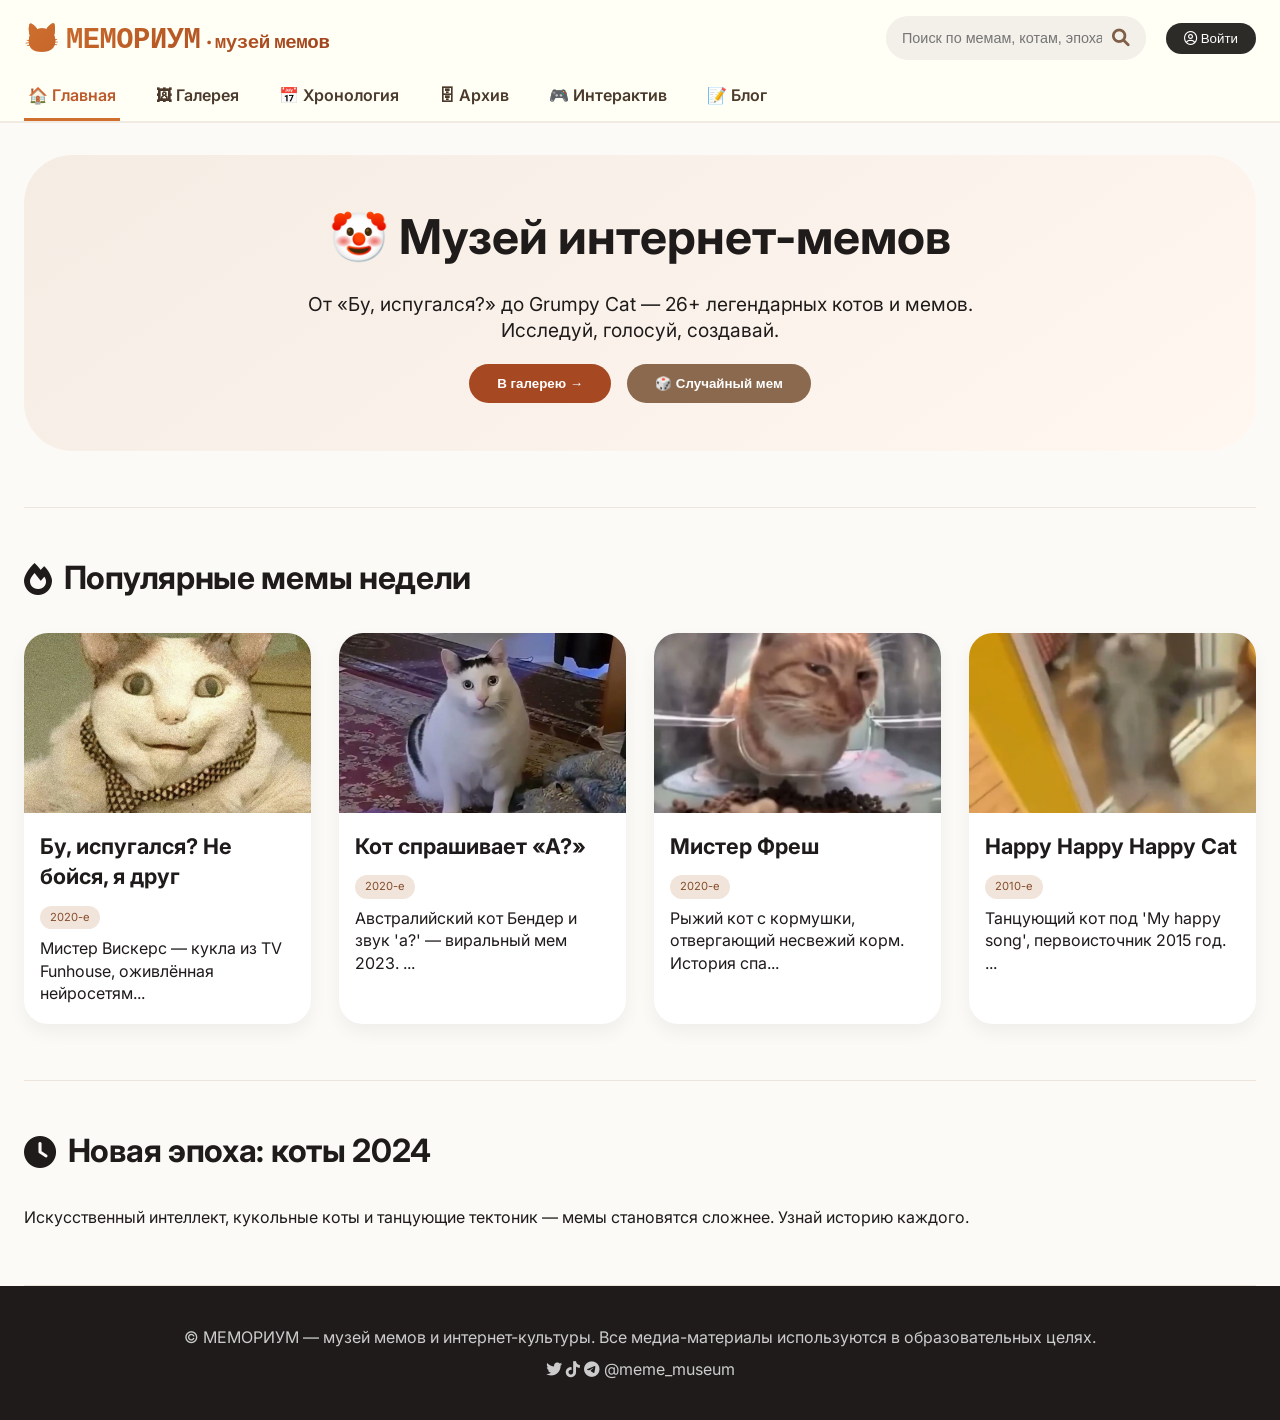
<file: frontend/index.html>
<!doctype html>
<html lang="ru">
  <head>
    <meta charset="UTF-8" />
    <meta
      name="viewport"
      content="width=device-width, initial-scale=1.0, user-scalable=yes"
    />
    <title>Мемориум · Музей интернет-мемов</title>
    <link
      rel="stylesheet"
      href="https://cdnjs.cloudflare.com/ajax/libs/font-awesome/6.0.0-beta3/css/all.min.css"
    />
    <link
      href="https://fonts.googleapis.com/css2?family=Inter:opsz,wght@14..32,300;14..32,400;14..32,500;14..32,600;14..32,700&family=Space+Grotesk:wght@400;500;600&display=swap"
      rel="stylesheet"
    />
    <link rel="stylesheet" href="style.css" />
    <link rel="stylesheet" href="auth-styles.css" />
  </head>
  <body>
    <div class="site-header">
      <div class="container">
        <div class="navbar">
          <div class="logo">
            <a href="#">🐱 МЕМОРИУМ <span>· музей мемов</span></a>
          </div>
          <div class="search-auth">
            <div class="search-box">
              <input
                type="text"
                id="globalSearch"
                placeholder="Поиск по мемам, котам, эпохам..."
              />
              <button id="searchBtn"><i class="fas fa-search"></i></button>
            </div>
            <button class="auth-btn" id="authBtn">
              <i class="far fa-user-circle"></i> Войти
            </button>
          </div>
        </div>
      </div>
      <div class="container">
        <ul class="nav-tabs">
          <li><a href="#" data-section="home" class="active">🏠 Главная</a></li>
          <li><a href="#" data-section="gallery">🖼 Галерея</a></li>
          <li><a href="#" data-section="timeline">📅 Хронология</a></li>
          <li><a href="#" data-section="archive">🗄 Архив</a></li>
          <li><a href="#" data-section="interactive">🎮 Интерактив</a></li>
          <li><a href="#" data-section="blog">📝 Блог</a></li>
        </ul>
      </div>
    </div>

    <main class="container">
      <div id="homeSection">
        <section style="padding-top: 32px">
          <div
            style="
              background: linear-gradient(145deg, #f5ede4, #fff7f0);
              border-radius: 48px;
              padding: 48px 32px;
              text-align: center;
            "
          >
            <h1 style="font-size: 3rem">🤡 Музей интернет-мемов</h1>
            <p style="font-size: 1.2rem; max-width: 700px; margin: 20px auto">
              От «Бу, испугался?» до Grumpy Cat — 26+ легендарных котов и мемов.
              Исследуй, голосуй, создавай.
            </p>
            <div style="display: flex; gap: 16px; justify-content: center">
              <button class="primary" id="exploreGalleryBtn">
                В галерею →
              </button>
              <button
                class="primary"
                style="background: #8b694e"
                id="randomMemeBtn"
              >
                🎲 Случайный мем
              </button>
            </div>
          </div>
        </section>
        <section>
          <div class="section-title">
            <i class="fas fa-fire"></i> Популярные мемы недели
          </div>
          <div class="card-grid" id="featuredMemesGrid"></div>
        </section>
        <section>
          <div class="section-title">
            <i class="fas fa-clock"></i> Новая эпоха: коты 2024
          </div>
          <p>
            Искусственный интеллект, кукольные коты и танцующие тектоник — мемы
            становятся сложнее. Узнай историю каждого.
          </p>
        </section>
      </div>

      <div id="gallerySection" style="display: none">
        <section>
          <div class="section-title">
            <i class="fas fa-images"></i> Галерея мемов
          </div>
          <div class="filter-bar" id="filterEpochBar">
            <button class="filter-btn active" data-epoch="all">
              Все эпохи
            </button>
            <button class="filter-btn" data-epoch="2000s">
              2000-е — Классика
            </button>
            <button class="filter-btn" data-epoch="2010s">
              2010-е — Виральность
            </button>
            <button class="filter-btn" data-epoch="2020s">
              2020-е — TikTok эра
            </button>
          </div>
          <div class="card-grid" id="galleryGrid"></div>
        </section>
      </div>

      <div id="timelineSection" style="display: none">
        <section>
          <div class="section-title">
            <i class="fas fa-timeline"></i> Хронология мем-эпох
          </div>
          <div class="timeline-era" id="eraMap"></div>
          <div
            class="context-block"
            id="eraContext"
            style="display: none"
          ></div>
        </section>
      </div>

      <div id="archiveSection" style="display: none">
        <section>
          <div class="section-title">
            <i class="fas fa-archive"></i> Архив мемов & теги
          </div>
          <div class="tag-cloud" id="tagCloud"></div>
          <div class="rare-grid" id="rareMemesList"></div>
          <div class="submit-card">
            <h3><i class="fas fa-plus-circle"></i> Предложить мем</h3>
            <p>Знаешь редкий мем, которого нет в музее? Заполни форму.</p>
            <button class="primary" id="proposeMemeBtn">
              📤 Отправить заявку
            </button>
            <p style="margin-top: 12px; font-size: 0.8rem">
              (шаблон: после проверки добавим в коллекцию)
            </p>
          </div>
        </section>
      </div>

      <div id="interactiveSection" style="display: none">
        <section>
          <div class="section-title">
            <i class="fas fa-gamepad"></i> Интерактив
          </div>
          <div class="quiz-area">
            <h3>🧠 Квиз "Угадай мем"</h3>
            <p id="quizQuestion">
              Какой кот стал символом философского недоумения с вопросом "А?"?
            </p>
            <div id="quizOptions"></div>
            <button class="primary" id="nextQuizBtn">Следующий вопрос</button>
            <p id="quizFeedback" style="margin-top: 12px"></p>
          </div>
          <div class="generator-area">
            <h3>🎨 Генератор мемов (шаблон)</h3>
            <p>Выбери шаблон: "Грустный банановый кот" или "Спорящие коты"</p>
            <input
              type="text"
              placeholder="Верхний текст"
              id="memeTopText"
              style="
                padding: 10px;
                margin: 8px;
                border-radius: 30px;
                border: 1px solid #ccc;
              "
            />
            <input
              type="text"
              placeholder="Нижний текст"
              id="memeBottomText"
              style="padding: 10px; margin: 8px; border-radius: 30px"
            />
            <button class="primary" id="generateMemeBtn">
              Сгенерировать превью
            </button>
            <div
              id="memePreview"
              style="
                margin-top: 20px;
                background: #ddd;
                border-radius: 28px;
                padding: 20px;
                text-align: center;
              "
            >
              ✨ Здесь будет ваш мем
            </div>
          </div>
          <div class="vote-area">
            <h3>🏆 Голосование: лучший котомем 2024</h3>
            <div class="vote-option" id="voteWidget"></div>
          </div>
        </section>
      </div>

      <div id="blogSection" style="display: none">
        <section>
          <div class="section-title">
            <i class="fas fa-blog"></i> Блог & лекции
          </div>
          <div class="blog-card">
            <h3>🎬 Разбор мема: «Кот спрашивает "А?"»</h3>
            <p>
              Почему чёрно-белый кот Бендер стал символом вселенского
              недоумения? Разбираем вирусный звук «А?», превращение обычного
              мяуканья в мем и феномен философского кота, покорившего TikTok.
            </p>
            <a
              href="https://www.youtube.com/watch?v=-saCnSihpL8"
              target="_blank"
              rel="noopener noreferrer"
              style="color: #bc5a2c"
            >
              🎥 Смотреть разбор на YouTube →
            </a>
          </div>
          <div class="blog-card">
            <h3>
              📰 Статья: «Смысловые галлюцинации: как нейросети сначала
              захватили интернет, а потом превратили его в цирк»
            </h3>
            <p>Лекция 5 мин. Как нейросети изменили интернет-юмор.</p>
            <a
              href="https://www.mvideo.ru/blog/pomogaem-razobratsya/smyslovye-gallyuczinaczii-kak-nejroseti-snachala-zahvatili-internet-a-potom-prevratili-ego-v-czirk"
              target="_blank"
              rel="noopener noreferrer"
              style="color: #bc5a2c"
            >
              📖 Читать статью на Mvideo →
            </a>
          </div>

          <div class="blog-card">
            <h3>
              📰 Статья: «Популярные мемы, которые помогают лучше понимать
              подростков»
            </h3>
            <p>
              Мемы стали неотъемлемой частью культуры. Они отражают, что
              происходит в мире, и становятся инструментом для обсуждения важных
              тем, помогают подросткам выражать индивидуальность и эмоции через
              юмор. В статье рассказали, как понимание мемов поможет найти
              контакт с ребенком.
            </p>
            <a
              href="https://ibb.co/5hvJ3LpY"
              target="_blank"
              rel="noopener noreferrer"
              style="color: #bc5a2c"
            >
              📖 Читать статью на Фоксфорд →
            </a>
          </div>

          <div class="blog-card">
            <h3>📰 Статья: «Интересные факты о мемах: а вы знали?..»</h3>
            <p>
              «Интересные факты про мемы? А что может быть интереснее в мемах,
              чем сами мемы?» – удивится кто-то. И мы полностью разделяем такой
              подход! Именно поэтому мы интересные факты про мемы будем изучать
              в первую очередь на примере мемов.
            </p>
            <a
              href="https://www.youtube.com/watch?v=dQw4w9WgXcQ"
              target="_blank"
              rel="noopener noreferrer"
              style="color: #bc5a2c"
            >
              📖 Читать статью на Фоксфорд →
            </a>
          </div>

          <div class="glossary-list" id="glossaryList"></div>
        </section>
      </div>
    </main>

    <footer>
      <div class="container">
        <p>
          © МЕМОРИУМ — музей мемов и интернет-культуры. Все медиа-материалы
          используются в образовательных целях.
        </p>
        <p style="margin-top: 10px">
          <i class="fab fa-twitter"></i> <i class="fab fa-tiktok"></i>
          <i class="fab fa-telegram"></i> @meme_museum
        </p>
      </div>
    </footer>

    <div id="memeModal" class="meme-detail-modal">
      <div class="modal-content">
        <span class="close-modal">&times;</span>
        <h2 id="modalTitle">Название мема</h2>
        <div
          id="modalImg"
          style="
            background: #e2d8cf;
            border-radius: 20px;
            height: 160px;
            display: flex;
            align-items: center;
            justify-content: center;
            margin: 15px 0;
          "
        >
          🐈 🎞️
        </div>
        <p id="modalDesc">Описание и история...</p>
        <h4>Похожие мемы</h4>
        <div
          id="relatedMemesList"
          style="display: flex; gap: 12px; flex-wrap: wrap"
        ></div>
      </div>
    </div>

    <div class="auth-overlay" id="authOverlay">
      <div class="auth-modal">
        <button class="auth-close" id="authClose">&times;</button>
        <h2>&#128049; Мемориум</h2>
        <div class="auth-tabs">
          <button class="auth-tab-btn active" data-tab="login">Войти</button>
          <button class="auth-tab-btn" data-tab="register">Регистрация</button>
        </div>
        <form class="auth-form" id="loginForm">
          <input
            type="text"
            id="loginUsername"
            placeholder="Имя пользователя"
            autocomplete="username"
            required
          />
          <input
            type="password"
            id="loginPassword"
            placeholder="Пароль"
            autocomplete="current-password"
            required
          />
          <div class="auth-error" id="loginError"></div>
          <button type="submit" class="auth-submit-btn" id="loginBtn">
            Войти
          </button>
        </form>
        <form class="auth-form" id="registerForm" style="display: none">
          <input
            type="text"
            id="regUsername"
            placeholder="Имя пользователя"
            autocomplete="username"
            required
          />
          <input
            type="email"
            id="regEmail"
            placeholder="Email"
            autocomplete="email"
            required
          />
          <input
            type="text"
            id="regDisplayName"
            placeholder="Отображаемое имя (необязательно)"
          />
          <input
            type="password"
            id="regPassword"
            placeholder="Пароль"
            autocomplete="new-password"
            required
          />
          <div class="auth-error" id="registerError"></div>
          <button type="submit" class="auth-submit-btn" id="registerBtn">
            Создать аккаунт
          </button>
        </form>
      </div>
    </div>

    <script src="auth-script.js"></script>
    <script src="script.js"></script>
  </body>
</html>
</file>
<file: frontend/style.css>
* {
  margin: 0;
  padding: 0;
  box-sizing: border-box;
}

body {
  font-family: "Inter", sans-serif;
  background-color: #fbfaf7;
  color: #1e1b1a;
  line-height: 1.4;
}

::-webkit-scrollbar {
  width: 8px;
  height: 6px;
}

::-webkit-scrollbar-track {
  background: #e9e4dc;
}

::-webkit-scrollbar-thumb {
  background: #b87c4f;
  border-radius: 12px;
}

.container {
  max-width: 1300px;
  margin: 0 auto;
  padding: 0 24px;
}

.site-header {
  background: white;
  border-bottom: 2px solid #f0eae2;
  position: sticky;
  top: 0;
  z-index: 100;
  backdrop-filter: blur(2px);
  background: rgba(255, 255, 245, 0.96);
}

.navbar {
  display: flex;
  flex-wrap: wrap;
  justify-content: space-between;
  align-items: center;
  padding: 16px 0;
  gap: 20px;
}

.logo a {
  font-family: "Space Grotesk", monospace;
  font-size: 1.8rem;
  font-weight: 700;
  text-decoration: none;
  background: linear-gradient(135deg, #cf6f2e, #a0421c);
  background-clip: text;
  -webkit-background-clip: text;
  color: transparent;
  letter-spacing: -0.5px;
}

.logo span {
  font-size: 1.2rem;
}

.search-auth {
  display: flex;
  align-items: center;
  gap: 20px;
  flex-wrap: wrap;
}

.search-box {
  background: #f3efe9;
  border-radius: 60px;
  padding: 6px 16px;
  display: flex;
  align-items: center;
  gap: 10px;
}

.search-box input {
  border: none;
  background: transparent;
  padding: 8px 0;
  width: 200px;
  font-size: 0.9rem;
  outline: none;
}

.search-box button {
  background: none;
  border: none;
  cursor: pointer;
  color: #7f5e48;
  font-size: 1.1rem;
}

.auth-btn {
  background: #2c2b28;
  color: white;
  border: none;
  padding: 8px 18px;
  border-radius: 40px;
  font-weight: 500;
  cursor: pointer;
  transition: 0.2s;
}

.auth-btn:hover {
  background: #cf6f2e;
}

.main-nav {
  background: white;
  border-bottom: 1px solid #e9e0d6;
  padding: 12px 0 0;
}

.nav-tabs {
  display: flex;
  flex-wrap: wrap;
  gap: 8px 32px;
  list-style: none;
}

.nav-tabs li a {
  text-decoration: none;
  font-weight: 600;
  color: #4b3a2c;
  padding: 8px 4px 12px;
  display: inline-block;
  border-bottom: 3px solid transparent;
  transition: 0.2s;
}

.nav-tabs li a:hover,
.nav-tabs li a.active {
  border-bottom-color: #cf6f2e;
  color: #bc5a2c;
}

section {
  padding: 48px 0 56px;
  border-bottom: 1px solid #ede4db;
}

.section-title {
  font-size: 2rem;
  font-weight: 700;
  margin-bottom: 32px;
  letter-spacing: -0.3px;
  display: flex;
  align-items: center;
  gap: 12px;
}

.card-grid {
  display: grid;
  grid-template-columns: repeat(auto-fill, minmax(250px, 1fr));
  gap: 28px;
}

.meme-card {
  background: white;
  border-radius: 24px;
  overflow: hidden;
  box-shadow: 0 8px 18px rgba(0, 0, 0, 0.05);
  transition:
    transform 0.2s,
    box-shadow 0.2s;
  cursor: pointer;
}

.meme-card:hover {
  transform: translateY(-5px);
  box-shadow: 0 18px 28px rgba(0, 0, 0, 0.1);
}

.card-img {
  background: #e9e1d8;
  height: 180px;
  display: flex;
  align-items: center;
  justify-content: center;
  overflow: hidden;
  position: relative;
}

.card-img img {
  width: 100%;
  height: 100%;
  object-fit: cover;
  transition: transform 0.3s ease;
}

.meme-card:hover .card-img img {
  transform: scale(1.05);
}

.rare-grid .meme-card {
  display: flex;
  flex-direction: column;
  overflow: hidden;
}

.rare-grid .card-img {
  height: 120px;
}

.rare-grid .card-img img {
  height: 120px;
}

@media (max-width: 700px) {
  .card-img {
    height: 150px;
  }
}

#modalImg {
  background: #e2d8cf;
  border-radius: 20px;
  overflow: hidden;
  margin: 15px 0;
  min-height: 200px;
}

#modalImg img {
  width: 100%;
  height: auto;
  display: block;
}

.card-content {
  padding: 18px 16px 20px;
}

.card-content h3 {
  font-size: 1.35rem;
  font-weight: 700;
  margin-bottom: 6px;
}

.epoch-badge {
  font-size: 0.7rem;
  background: #f1e5db;
  display: inline-block;
  padding: 4px 10px;
  border-radius: 30px;
  margin: 8px 0;
  color: #874e2c;
}

.filter-bar {
  display: flex;
  flex-wrap: wrap;
  gap: 12px;
  margin-bottom: 32px;
}

.filter-btn {
  background: #f0e9e2;
  border: none;
  padding: 8px 22px;
  border-radius: 40px;
  font-weight: 500;
  cursor: pointer;
  transition: all 0.2s;
}

.filter-btn.active,
.filter-btn:hover {
  background: #cf6f2e;
  color: white;
}

.timeline-era {
  display: flex;
  flex-wrap: wrap;
  gap: 24px;
  margin-bottom: 48px;
}

.era-card {
  background: white;
  border-radius: 28px;
  flex: 1;
  min-width: 200px;
  padding: 20px;
  text-align: center;
  box-shadow: 0 5px 12px rgba(0, 0, 0, 0.05);
  transition: all 0.2s;
  cursor: pointer;
}

.era-card:hover {
  transform: translateY(-4px);
  background: #fff5eb;
}

.era-card h3 {
  font-size: 1.7rem;
  font-weight: 700;
}

.context-block {
  background: #f8f4ef;
  border-radius: 28px;
  padding: 28px;
  margin-top: 20px;
}

.sources-list {
  margin-top: 24px;
  display: flex;
  gap: 16px;
  flex-wrap: wrap;
}

.tag-cloud {
  display: flex;
  flex-wrap: wrap;
  gap: 12px;
  margin: 28px 0;
}

.tag {
  background: #e7dfd7;
  padding: 6px 18px;
  border-radius: 40px;
  font-size: 0.85rem;
  font-weight: 500;
}

.rare-grid {
  display: grid;
  grid-template-columns: repeat(auto-fit, minmax(220px, 1fr));
  gap: 20px;
  margin: 30px 0;
}

.submit-card {
  background: #fff1e6;
  border-radius: 32px;
  padding: 32px;
  text-align: center;
}

.quiz-area,
.generator-area,
.vote-area {
  background: #f3ede7;
  border-radius: 32px;
  padding: 28px;
  margin-bottom: 32px;
}

button.primary {
  background: #a64923;
  border: none;
  color: white;
  padding: 12px 28px;
  border-radius: 40px;
  font-weight: 600;
  cursor: pointer;
  transition: 0.2s;
}

button.primary:hover {
  background: #cf6f2e;
  transform: scale(1.02);
}

.vote-option {
  display: flex;
  gap: 20px;
  justify-content: center;
  margin: 20px 0;
  flex-wrap: wrap;
}

.blog-card {
  background: white;
  border-radius: 24px;
  padding: 20px;
  margin-bottom: 24px;
  transition: 0.2s;
}

.blog-card:hover {
  box-shadow: 0 8px 20px rgba(0, 0, 0, 0.08);
}

.glossary-list {
  display: flex;
  flex-wrap: wrap;
  gap: 12px;
  margin-top: 24px;
}

footer {
  background: #1e1b1a;
  color: #ccc;
  padding: 40px 0;
  text-align: center;
}

@media (max-width: 700px) {
  .navbar {
    flex-direction: column;
    align-items: stretch;
  }

  .search-auth {
    justify-content: space-between;
  }

  .section-title {
    font-size: 1.5rem;
  }
}

.meme-detail-modal {
  display: none;
  position: fixed;
  top: 0;
  left: 0;
  width: 100%;
  height: 100%;
  background: rgba(0, 0, 0, 0.8);
  z-index: 1000;
  justify-content: center;
  align-items: center;
}

.modal-content {
  background: white;
  max-width: 600px;
  width: 90%;
  border-radius: 32px;
  padding: 28px;
  position: relative;
  max-height: 80vh;
  overflow-y: auto;
}

.close-modal {
  position: absolute;
  top: 16px;
  right: 20px;
  font-size: 28px;
  cursor: pointer;
}

.tl-columns {
  display: grid;
  grid-template-columns: repeat(3, 1fr);
  gap: 20px;
  align-items: start;
}

@media (max-width: 900px) {
  .tl-columns {
    grid-template-columns: 1fr;
  }
}

.tl-column {
  border-radius: 24px;
  overflow: hidden;
  box-shadow: 0 6px 24px rgba(0, 0, 0, 0.08);
}

.tl-col-header {
  padding: 20px 18px 16px;
  display: flex;
  flex-direction: column;
  align-items: center;
  gap: 4px;
  color: #fff;
}

.tl-col-icon {
  font-size: 2rem;
  line-height: 1;
}

.tl-col-title {
  font-size: 1.4rem;
  font-weight: 700;
}

.tl-col-years {
  font-size: 0.85rem;
  opacity: 0.85;
}

.tl-col-count {
  margin-top: 6px;
  background: rgba(255, 255, 255, 0.25);
  border-radius: 20px;
  padding: 3px 12px;
  font-size: 0.8rem;
  font-weight: 600;
}

.tl-col-body {
  display: flex;
  flex-direction: column;
  gap: 12px;
  padding: 16px;
  min-height: 200px;
}

.tl-empty {
  text-align: center;
  color: #a1663a;
  padding: 40px 16px;
  font-size: 0.9rem;
  opacity: 0.7;
}

.tl-meme-card {
  display: flex;
  gap: 12px;
  background: #fff;
  border-radius: 16px;
  padding: 12px;
  cursor: pointer;
  transition:
    transform 0.18s,
    box-shadow 0.18s;
  box-shadow: 0 2px 8px rgba(0, 0, 0, 0.06);
  position: relative;
  overflow: hidden;
}

.tl-meme-card::before {
  content: "";
  position: absolute;
  left: 0;
  top: 0;
  bottom: 0;
  width: 3px;
  background: var(--era-color);
  border-radius: 3px 0 0 3px;
}

.tl-meme-card:hover {
  transform: translateY(-3px);
  box-shadow: 0 8px 20px rgba(0, 0, 0, 0.12);
}

.tl-card-img {
  width: 64px;
  height: 64px;
  border-radius: 12px;
  overflow: hidden;
  flex-shrink: 0;
  background: #f0e9e2;
  display: flex;
  align-items: center;
  justify-content: center;
}

.tl-card-img img {
  width: 100%;
  height: 100%;
  object-fit: cover;
  transition: transform 0.2s;
}

.tl-meme-card:hover .tl-card-img img {
  transform: scale(1.08);
}

.tl-card-body {
  flex: 1;
  min-width: 0;
  display: flex;
  flex-direction: column;
  gap: 4px;
}

.tl-card-name {
  font-size: 0.9rem;
  font-weight: 600;
  color: #3b2a1a;
  line-height: 1.3;
  white-space: nowrap;
  overflow: hidden;
  text-overflow: ellipsis;
}

.tl-card-year {
  font-size: 0.75rem;
  font-weight: 700;
  letter-spacing: 0.03em;
}

.tl-card-desc {
  font-size: 0.78rem;
  color: #7f5e48;
  line-height: 1.4;
  display: -webkit-box;
  -webkit-line-clamp: 2;
  -webkit-box-orient: vertical;
  overflow: hidden;
}

.tl-card-tags {
  display: flex;
  gap: 5px;
  flex-wrap: wrap;
  margin-top: 2px;
}

.tl-tag {
  font-size: 0.7rem;
  background: #f0e9e2;
  color: #a1663a;
  border-radius: 6px;
  padding: 2px 7px;
  font-weight: 500;
}
</file>
<file: frontend/auth-styles.css>
.auth-overlay {
  display: none;
  position: fixed;
  inset: 0;
  background: rgba(0, 0, 0, 0.55);
  z-index: 1000;
  align-items: center;
  justify-content: center;
}

.auth-overlay.active {
  display: flex;
}

.auth-modal {
  background: #fdf6ee;
  border-radius: 20px;
  padding: 40px;
  width: 100%;
  max-width: 420px;
  box-shadow: 0 20px 60px rgba(0, 0, 0, 0.25);
  position: relative;
  animation: authSlideIn 0.25s ease;
}

@keyframes authSlideIn {
  from {
    transform: translateY(-20px);
    opacity: 0;
  }
  to {
    transform: translateY(0);
    opacity: 1;
  }
}

.auth-modal h2 {
  margin: 0 0 24px;
  font-size: 1.5rem;
  color: #3b2a1a;
  text-align: center;
}

.auth-tabs {
  display: flex;
  gap: 8px;
  margin-bottom: 24px;
  background: #ede4da;
  border-radius: 12px;
  padding: 4px;
}

.auth-tab-btn {
  flex: 1;
  padding: 10px;
  border: none;
  border-radius: 9px;
  background: transparent;
  cursor: pointer;
  font-size: 0.95rem;
  color: #7f5e48;
  font-weight: 500;
  transition: 0.2s;
}

.auth-tab-btn.active {
  background: #fff;
  color: #cf6f2e;
  box-shadow: 0 2px 8px rgba(0, 0, 0, 0.1);
}

.auth-form {
  display: flex;
  flex-direction: column;
  gap: 14px;
}

.auth-form input {
  padding: 12px 16px;
  border: 1.5px solid #ddd3c7;
  border-radius: 12px;
  font-size: 1rem;
  background: #fff;
  color: #3b2a1a;
  outline: none;
  transition: border-color 0.2s;
}

.auth-form input:focus {
  border-color: #cf6f2e;
}

.auth-submit-btn {
  padding: 13px;
  background: #cf6f2e;
  color: #fff;
  border: none;
  border-radius: 12px;
  font-size: 1rem;
  font-weight: 600;
  cursor: pointer;
  transition: background 0.2s;
  margin-top: 4px;
}

.auth-submit-btn:hover {
  background: #b85e22;
}
.auth-submit-btn:disabled {
  background: #c9a88a;
  cursor: not-allowed;
}

.auth-error {
  color: #c0392b;
  font-size: 0.88rem;
  text-align: center;
  min-height: 20px;
}

.auth-close {
  position: absolute;
  top: 14px;
  right: 18px;
  background: none;
  border: none;
  font-size: 1.5rem;
  cursor: pointer;
  color: #a1663a;
  line-height: 1;
}

.auth-close:hover {
  color: #3b2a1a;
}

.auth-user-info {
  display: flex;
  align-items: center;
  gap: 10px;
}

.auth-avatar {
  width: 34px;
  height: 34px;
  border-radius: 50%;
  background: #cf6f2e;
  color: #fff;
  display: flex;
  align-items: center;
  justify-content: center;
  font-weight: 700;
  font-size: 0.95rem;
  flex-shrink: 0;
}

.auth-logout-btn {
  background: none;
  border: 1.5px solid #ddd3c7;
  border-radius: 10px;
  padding: 6px 12px;
  font-size: 0.85rem;
  cursor: pointer;
  color: #7f5e48;
  transition: 0.2s;
}

.auth-logout-btn:hover {
  border-color: #cf6f2e;
  color: #cf6f2e;
}
</file>
